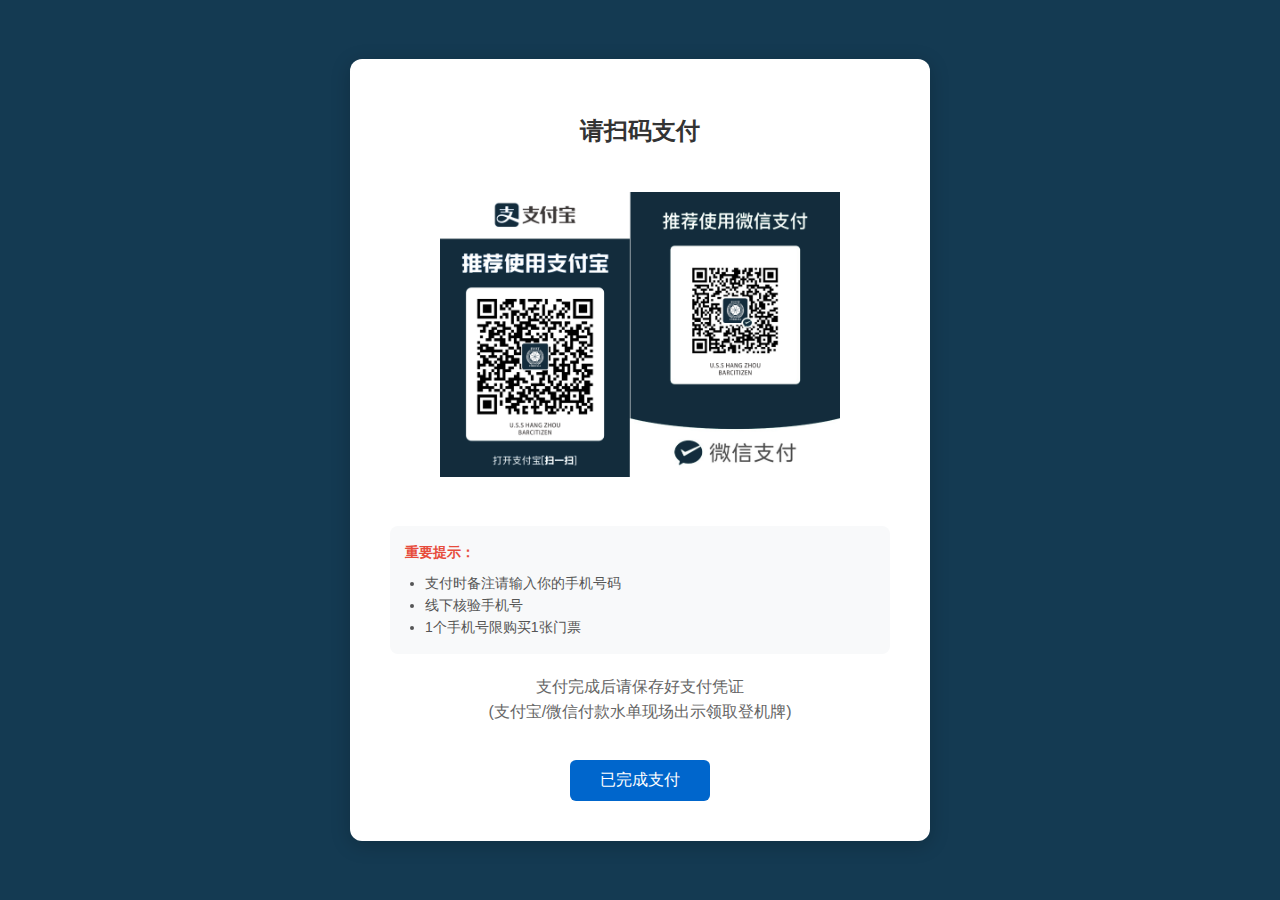
<file: payment.html>
<!DOCTYPE html>
<html lang="zh">
<head>
    <meta charset="UTF-8">
    <meta name="viewport" content="width=device-width, initial-scale=1.0">
    <title>支付页面</title>
    <style>
        body {
            margin: 0;
            padding: 0;
            display: flex;
            justify-content: center;
            align-items: center;
            min-height: 100vh;
            background-color: rgb(20, 58, 82);
            font-family: Arial, sans-serif;
        }

        .payment-container {
            background-color: white;
            padding: 40px;
            border-radius: 12px;
            box-shadow: 0 4px 20px rgba(0, 0, 0, 0.2);
            text-align: center;
            max-width: 90%;
            width: 500px;
        }

        .payment-title {
            color: #333;
            font-size: 24px;
            margin-bottom: 20px;
        }

        .ticket-type {
            color: #0066cc;
            font-weight: bold;
            font-size: 20px;
            margin: 10px 0;
        }

        .price {
            color: #ff6b6b;
            font-size: 24px;
            font-weight: bold;
            margin: 15px 0;
        }

        .qr-code {
            width: 400px;
            height: auto;
            margin: 25px 0;
        }

        .payment-info {
            color: #666;
            font-size: 16px;
            margin: 15px 0;
            line-height: 1.6;
        }

        .notice {
            background-color: #f8f9fa;
            padding: 15px;
            border-radius: 8px;
            margin: 20px 0;
            text-align: left;
            color: #555;
            font-size: 14px;
            line-height: 1.6;
        }

        .notice-title {
            color: #e74c3c;
            font-weight: bold;
            margin-bottom: 8px;
        }
    </style>
</head>
<body>
    <div class="payment-container">
        <h1 class="payment-title">请扫码支付</h1>
        <div id="ticketInfo" class="ticket-type"></div>
        <div id="priceInfo" class="price"></div>
        <img src="sp/png/收款码.png" alt="支付二维码" class="qr-code">
        <div class="notice">
            <div class="notice-title">重要提示：</div>
            <ul style="margin: 0; padding-left: 20px;">
                <li>支付时备注请输入你的手机号码</li>
                <li>线下核验手机号</li>
                <li>1个手机号限购买1张门票</li>
            </ul>
        </div>
        <p class="payment-info">支付完成后请保存好支付凭证<br>(支付宝/微信付款水单现场出示领取登机牌)</p>
        <button id="finishPayBtn" style="margin-top: 20px; padding: 10px 30px; font-size: 16px; background: #0066cc; color: #fff; border: none; border-radius: 6px; cursor: pointer;">
            已完成支付
        </button>
    </div>

    <script>
        window.onload = function() {
            const userInfo = JSON.parse(localStorage.getItem('userInfo'));
            const ticketInfo = document.getElementById('ticketInfo');
            const priceInfo = document.getElementById('priceInfo');
            
            if (userInfo) {
                if (userInfo.ticketType === 'uee') {
                    ticketInfo.textContent = 'UEE海军门票';
                    priceInfo.textContent = '￥169';
                } else {
                    ticketInfo.textContent = '巴奴门票';
                    priceInfo.textContent = '￥199';
                }
            }
        };

        document.getElementById('finishPayBtn').onclick = function() {
            alert('购买成功！');
            window.location.href = 'index.html'; // 跳转到主页
        };
    </script>
</body>
</html>
</file>
